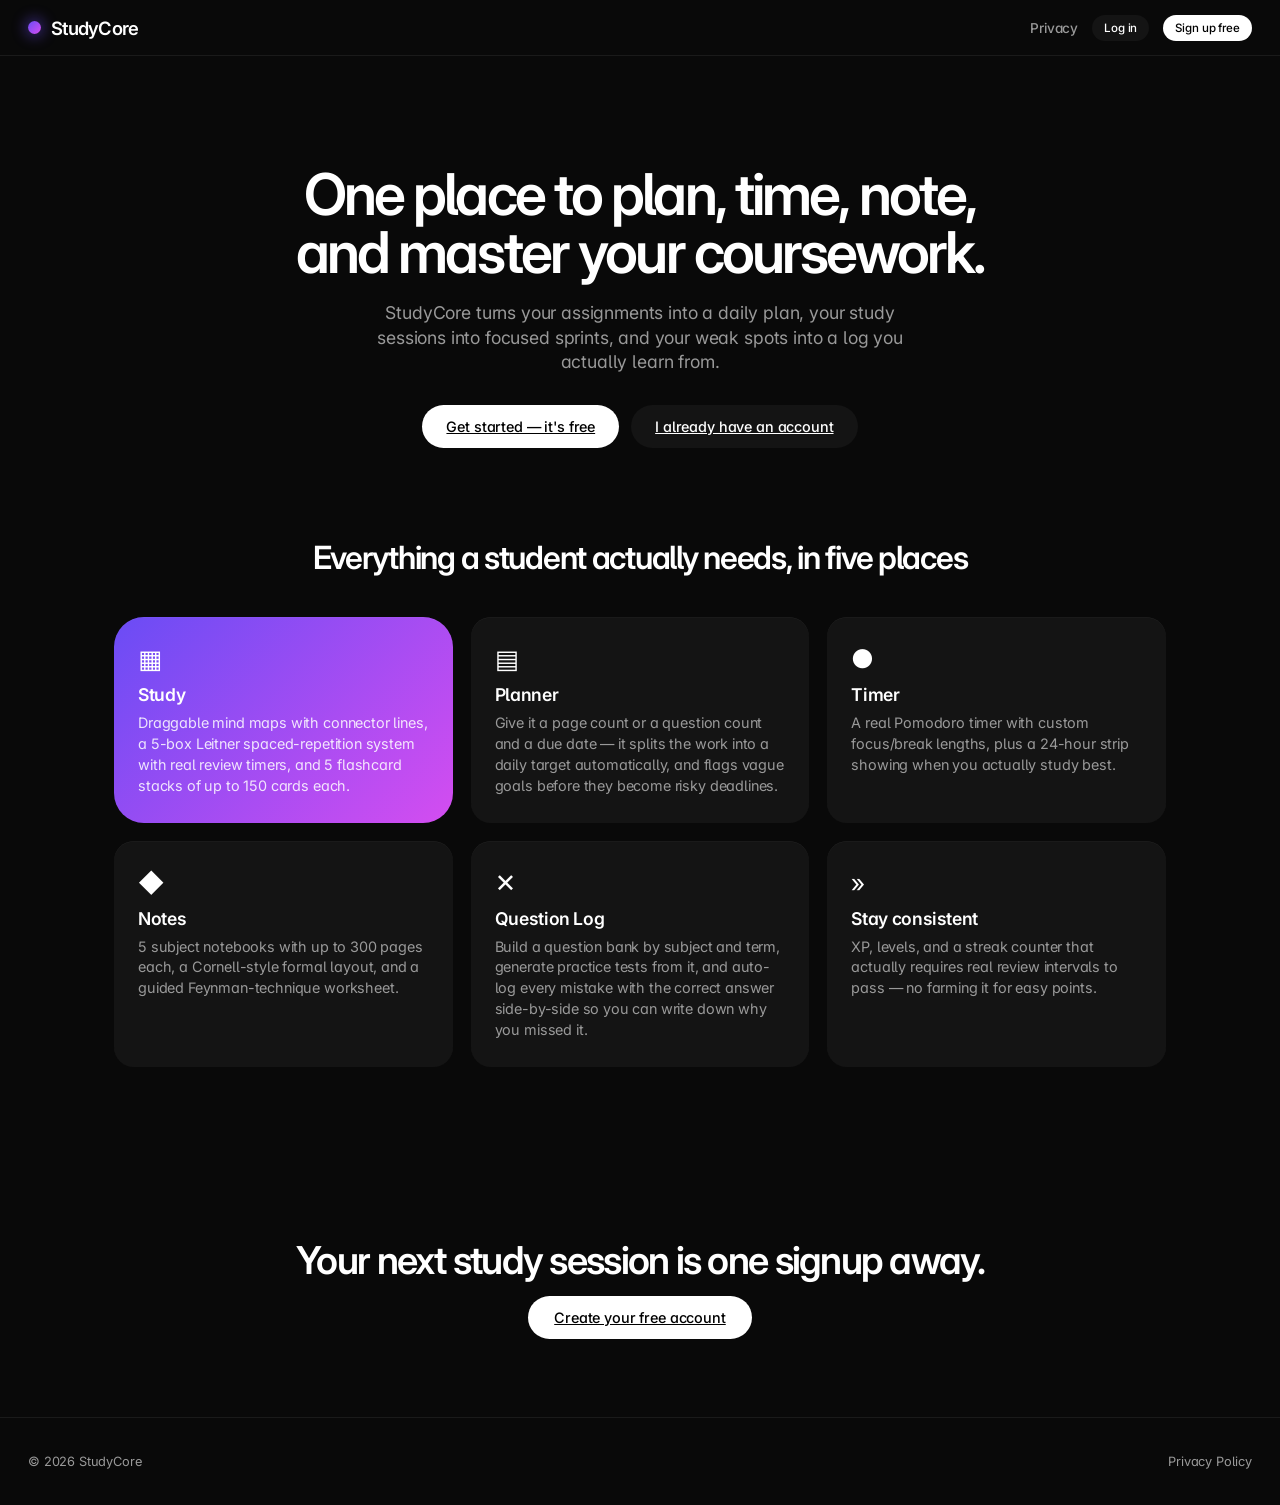
<file: index.html>
<!DOCTYPE html>
<html lang="en">
<head>
<meta charset="UTF-8">
<meta name="viewport" content="width=device-width, initial-scale=1.0">
<title>StudyCore — Plan, Time, Note, and Master Your Coursework</title>
<meta name="description" content="StudyCore is a free student time-management app: a deadline-splitting planner, a Pomodoro timer, paginated notebooks, flashcards, a mind map, a Leitner box system, and a question log with practice tests — all in one place.">
<link rel="preconnect" href="https://fonts.googleapis.com">
<link href="https://fonts.googleapis.com/css2?family=Inter:wght@400;500;600;700&display=swap" rel="stylesheet">
<link rel="stylesheet" href="styles.css?v=19">
<script async src="https://pagead2.googlesyndication.com/pagead/js/adsbygoogle.js?client=ca-pub-5483196886768719"
     crossorigin="anonymous"></script>
</head>
<body class="lp-body">

<header class="lp-nav halftone">
  <div class="brand"><span class="lamp"></span> StudyCore</div>
  <div class="lp-nav-links">
    <a href="privacy.html">Privacy</a>
    <a href="app.html" class="btn ghost small">Log in</a>
    <a href="app.html#signup" class="btn amber small">Sign up free</a>
  </div>
</header>

<section class="lp-hero">
  <h1>One place to plan, time, note, and master your coursework.</h1>
  <p class="lp-sub">StudyCore turns your assignments into a daily plan, your study sessions into focused sprints, and your weak spots into a log you actually learn from.</p>
  <div class="lp-cta-row">
    <a href="app.html#signup" class="btn amber">Get started — it's free</a>
    <a href="app.html" class="btn ghost">I already have an account</a>
  </div>
</section>

<section class="lp-features">
  <h2 class="lp-section-title">Everything a student actually needs, in five places</h2>

  <div class="lp-feature-grid">
    <div class="lp-feature-card">
      <div class="lp-feature-icon">▦</div>
      <h3>Study</h3>
      <p>Draggable mind maps with connector lines, a 5-box Leitner spaced-repetition system with real review timers, and 5 flashcard stacks of up to 150 cards each.</p>
    </div>
    <div class="lp-feature-card">
      <div class="lp-feature-icon">▤</div>
      <h3>Planner</h3>
      <p>Give it a page count or a question count and a due date — it splits the work into a daily target automatically, and flags vague goals before they become risky deadlines.</p>
    </div>
    <div class="lp-feature-card">
      <div class="lp-feature-icon">●</div>
      <h3>Timer</h3>
      <p>A real Pomodoro timer with custom focus/break lengths, plus a 24-hour strip showing when you actually study best.</p>
    </div>
    <div class="lp-feature-card">
      <div class="lp-feature-icon">◆</div>
      <h3>Notes</h3>
      <p>5 subject notebooks with up to 300 pages each, a Cornell-style formal layout, and a guided Feynman-technique worksheet.</p>
    </div>
    <div class="lp-feature-card">
      <div class="lp-feature-icon">✕</div>
      <h3>Question Log</h3>
      <p>Build a question bank by subject and term, generate practice tests from it, and auto-log every mistake with the correct answer side-by-side so you can write down why you missed it.</p>
    </div>
    <div class="lp-feature-card">
      <div class="lp-feature-icon">»</div>
      <h3>Stay consistent</h3>
      <p>XP, levels, and a streak counter that actually requires real review intervals to pass — no farming it for easy points.</p>
    </div>
  </div>
</section>

<section class="lp-final-cta halftone">
  <h2>Your next study session is one signup away.</h2>
  <a href="app.html#signup" class="btn amber">Create your free account</a>
</section>

<footer class="lp-footer halftone">
  <span>© <span id="lpYear"></span> StudyCore</span>
  <a href="privacy.html">Privacy Policy</a>
</footer>

<script>document.getElementById('lpYear').textContent = new Date().getFullYear();</script>
</body>
</html>
</file>
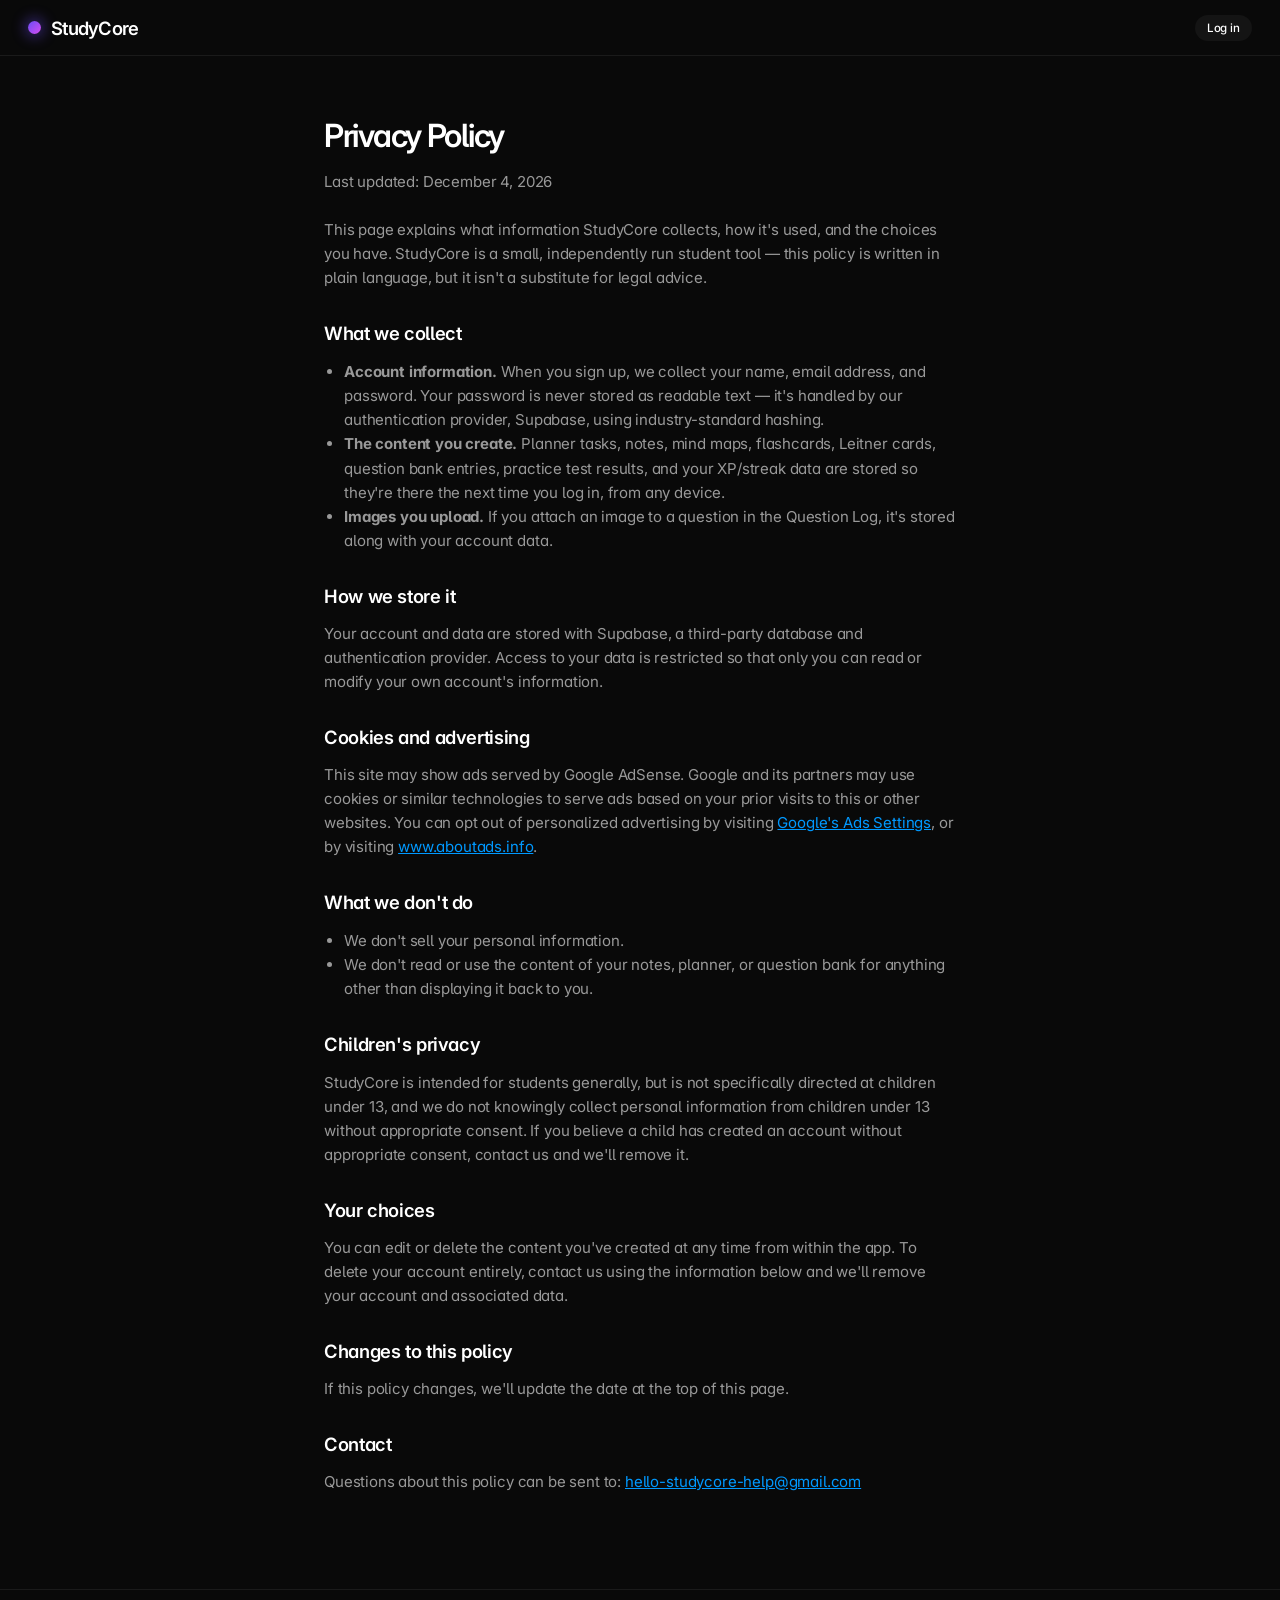
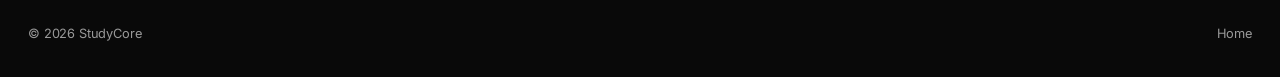
<file: privacy.html>
<!DOCTYPE html>
<html lang="en">
<head>
<meta charset="UTF-8">
<meta name="viewport" content="width=device-width, initial-scale=1.0">
<title>Privacy Policy — StudyCore</title>
<link rel="preconnect" href="https://fonts.googleapis.com">
<link href="https://fonts.googleapis.com/css2?family=Inter:wght@400;500;600;700&display=swap" rel="stylesheet">
<link rel="stylesheet" href="styles.css?v=19">
<script async src="https://pagead2.googlesyndication.com/pagead/js/adsbygoogle.js?client=ca-pub-5483196886768719"
     crossorigin="anonymous"></script>
</head>
<body class="lp-body">

<header class="lp-nav halftone">
  <a href="index.html" class="brand" style="text-decoration:none;color:var(--text);"><span class="lamp"></span> StudyCore</a>
  <div class="lp-nav-links">
    <a href="app.html" class="btn ghost small">Log in</a>
  </div>
</header>

<section class="lp-legal">
  <h1>Privacy Policy</h1>
  <p class="lp-updated">Last updated: <span id="lpDate"></span></p>

  <p>This page explains what information StudyCore collects, how it's used, and the choices you have. StudyCore is a small, independently run student tool — this policy is written in plain language, but it isn't a substitute for legal advice.</p>

  <h2>What we collect</h2>
  <ul>
    <li><strong>Account information.</strong> When you sign up, we collect your name, email address, and password. Your password is never stored as readable text — it's handled by our authentication provider, Supabase, using industry-standard hashing.</li>
    <li><strong>The content you create.</strong> Planner tasks, notes, mind maps, flashcards, Leitner cards, question bank entries, practice test results, and your XP/streak data are stored so they're there the next time you log in, from any device.</li>
    <li><strong>Images you upload.</strong> If you attach an image to a question in the Question Log, it's stored along with your account data.</li>
  </ul>

  <h2>How we store it</h2>
  <p>Your account and data are stored with Supabase, a third-party database and authentication provider. Access to your data is restricted so that only you can read or modify your own account's information.</p>

  <h2>Cookies and advertising</h2>
  <p>This site may show ads served by Google AdSense. Google and its partners may use cookies or similar technologies to serve ads based on your prior visits to this or other websites. You can opt out of personalized advertising by visiting <a href="https://adssettings.google.com" target="_blank" rel="noopener">Google's Ads Settings</a>, or by visiting <a href="https://www.aboutads.info/choices" target="_blank" rel="noopener">www.aboutads.info</a>.</p>

  <h2>What we don't do</h2>
  <ul>
    <li>We don't sell your personal information.</li>
    <li>We don't read or use the content of your notes, planner, or question bank for anything other than displaying it back to you.</li>
  </ul>

  <h2>Children's privacy</h2>
  <p>StudyCore is intended for students generally, but is not specifically directed at children under 13, and we do not knowingly collect personal information from children under 13 without appropriate consent. If you believe a child has created an account without appropriate consent, contact us and we'll remove it.</p>

  <h2>Your choices</h2>
  <p>You can edit or delete the content you've created at any time from within the app. To delete your account entirely, contact us using the information below and we'll remove your account and associated data.</p>

  <h2>Changes to this policy</h2>
  <p>If this policy changes, we'll update the date at the top of this page.</p>

  <h2>Contact</h2>
  <p>Questions about this policy can be sent to: <a href="mailto:hello-studycore-help@gmail.com">hello-studycore-help@gmail.com</a></p>
</section>

<footer class="lp-footer halftone">
  <span>© <span id="lpYear"></span> StudyCore</span>
  <a href="index.html">Home</a>
</footer>

<script>
  document.getElementById('lpYear').textContent = new Date().getFullYear();
  document.getElementById('lpDate').textContent = new Date().toLocaleDateString('en-US', {year:'numeric', month:'long', day:'numeric'});
</script>
</body>
</html>
</file>
<file: styles.css>
/* ============================================================
   StudyCore — "Dark Artboard" redesign (Framer design analysis)
   Near-black canvas, white display type with negative tracking,
   white pill CTAs, charcoal surface-1/surface-2 cards, one blue
   accent reserved for links/focus/selection, and a scarce
   gradient family (violet/magenta/orange/coral) as atmosphere.
   Dark-only by spec — the dark-mode toggle is hidden and inert.
   Variable NAMES kept from before so existing rules inherit.
   ============================================================ */
:root{
  --bg:#090909;              /* canvas */
  --surface:#141414;         /* surface-1 */
  --surface2:#1c1c1c;        /* surface-2 */
  --paper:#141414;           /* card fill = surface-1 */
  --paper-line:#262626;      /* hairline */
  --hairline-soft:#1a1a1a;
  --ink:#ffffff;             /* primary text */
  --text:#ffffff;
  --text-dim:#999999;        /* ink-muted — the ONLY secondary gray */
  --accent:#0099ff;          /* single chromatic accent: links/focus/selection */
  --amber:#ffffff;           /* legacy name: primary CTA is now the WHITE pill */
  --blue:#1c1c1c;            /* legacy .btn.blue -> surface-2 pill */
  --green:#22c55e;           /* semantic success (glyph/text, not surface) */
  --red:#ff5577;             /* semantic negative (coral, text-first) */
  --purple:#6a4cf5;          /* gradient violet */
  --g-magenta:#d44df0; --g-violet:#6a4cf5; --g-orange:#ff7a3d; --g-coral:#ff5577;
  --carbon:#090909; --canvas:#141414; --canvas-soft:#999999; --chrome-indigo:#262626;
  --nav-gold:#ffffff; --signal:#ffffff; --lavender:#1c1c1c; --hairline:#262626;
  --radius:20px;
  font-size:16px;
}
*{box-sizing:border-box;}
html,body{margin:0;padding:0;background:var(--bg);color:var(--text);
  font-family:'Inter',system-ui,sans-serif;font-feature-settings:"cv05","cv11";letter-spacing:-.01em;}
h1,h2,h3{font-family:'Inter',system-ui,sans-serif;margin:0 0 .4em 0;font-weight:600;letter-spacing:-.03em;color:var(--ink);}
button{font-family:'Inter',system-ui,sans-serif;cursor:pointer;}
.mono{font-family:'Inter',system-ui,sans-serif;font-variant-numeric:tabular-nums;letter-spacing:.02em;}
.halftone{} /* retired texture from previous theme — kept as no-op so HTML doesn't need edits */

/* theme: dark is the default; the settings toggle switches on the light
   (cream / blue / white) theme below */

/* ---------- AUTH OVERLAY ---------- */
#authOverlay{
  position:fixed;inset:0;background:
    radial-gradient(60% 50% at 70% 10%, rgba(106,76,245,.28) 0%, transparent 70%),
    radial-gradient(50% 40% at 15% 85%, rgba(212,77,240,.16) 0%, transparent 70%),
    var(--bg);
  display:flex;align-items:center;justify-content:center;z-index:1000;padding:20px;
}
.auth-card{
  width:380px;background:var(--surface);color:var(--ink);padding:32px 28px;border-radius:20px;
  box-shadow:inset 0 .5px 0 rgba(255,255,255,.1), 0 10px 30px rgba(0,0,0,.25);
}
.auth-brand{display:flex;align-items:center;gap:10px;font-size:1.6rem;font-weight:600;margin-bottom:6px;letter-spacing:-.05em;color:var(--ink);}
.auth-brand .lamp{width:13px;height:13px;border-radius:50%;background:linear-gradient(135deg,var(--g-violet),var(--g-magenta));box-shadow:0 0 16px 3px rgba(106,76,245,.5);}
.auth-sub{font-size:.85rem;color:var(--text-dim);margin-bottom:18px;}
.auth-tabs{display:flex;gap:4px;margin-bottom:18px;background:var(--bg);padding:4px;border-radius:100px;}
.auth-tab{flex:1;border:none;background:transparent;padding:9px 0;font-weight:500;font-size:.82rem;color:var(--text-dim);border-radius:100px;}
.auth-tab.active{background:var(--surface2);color:var(--ink);}
.auth-form{display:flex;flex-direction:column;gap:10px;}
.auth-form input{padding:11px 14px;border:1px solid var(--paper-line);border-radius:10px;font-size:.9rem;background:var(--surface);color:var(--ink);}
.auth-form input:focus{outline:none;box-shadow:0 0 0 1px rgba(0,153,255,.55);}
.auth-error{font-size:.78rem;color:var(--red);min-height:1em;}
.auth-strength{font-size:.72rem;color:var(--text-dim);}
#authOverlay .tip{margin-top:14px;}
.lock-note{display:flex;gap:8px;align-items:flex-start;font-size:.75rem;color:var(--text-dim);margin-top:14px;line-height:1.4;}

/* ---------- TOP BAR ---------- */
.topbar{
  display:flex;align-items:center;justify-content:space-between;
  padding:10px 24px;background:var(--bg);min-height:56px;
  border-bottom:1px solid var(--hairline-soft);position:sticky;top:0;z-index:50;
}
.brand{display:flex;align-items:center;gap:10px;font-size:1.15rem;font-weight:600;color:var(--ink);letter-spacing:-.04em;}
.brand .lamp{
  width:13px;height:13px;border-radius:50%;background:linear-gradient(135deg,var(--g-violet),var(--g-magenta));
  box-shadow:0 0 14px 3px rgba(106,76,245,.45);animation:glow 2.6s ease-in-out infinite;
}
@keyframes glow{0%,100%{opacity:.75}50%{opacity:1}}
.stats{display:flex;align-items:center;gap:16px;}
.stat-block{display:flex;align-items:center;gap:8px;font-size:.85rem;color:var(--text-dim);font-variant-numeric:tabular-nums;}
.level-pill{background:#fff;color:#000;font-weight:600;padding:4px 12px;border-radius:100px;font-size:.78rem;font-variant-numeric:tabular-nums;}
.xpbar-wrap{width:130px;height:6px;background:var(--surface2);border-radius:100px;overflow:hidden;}
.xpbar-fill{height:100%;background:linear-gradient(90deg,var(--g-violet),var(--g-magenta));width:0%;transition:width .4s;border-radius:100px;}
.streak{display:flex;align-items:center;gap:4px;color:var(--ink);font-weight:600;font-variant-numeric:tabular-nums;}
.userbox{display:flex;align-items:center;gap:10px;border-left:1px solid var(--hairline-soft);padding-left:14px;font-size:.85rem;}
.userbox button{background:var(--surface);border:none;color:var(--ink);padding:8px 14px;font-size:.78rem;font-weight:500;border-radius:100px;}
.userbox button:hover{background:var(--surface2);}

/* ---------- TABS (nav pills) ---------- */
.tabs{display:flex;gap:4px;padding:8px 24px;background:var(--bg);border-bottom:1px solid var(--hairline-soft);overflow-x:auto;}
.tab{
  background:transparent;color:var(--text-dim);border:none;white-space:nowrap;
  padding:8px 14px;font-size:.82rem;font-weight:500;border-radius:100px;transition:.15s;
}
.tab:hover{color:var(--ink);}
.tab.active{background:var(--surface2);color:var(--ink);}

main{background:var(--bg);min-height:80vh;padding:34px 28px 70px;color:var(--ink);}
.panel{display:none;max-width:1180px;margin:0 auto;}
.panel.active{display:block;}

/* ---------- CARD (surface-1, 20px radius) ---------- */
.card{
  background:var(--surface);border:1px solid var(--hairline-soft);border-radius:20px;
  padding:22px 24px;margin-bottom:18px;
  box-shadow:inset 0 .5px 0 rgba(255,255,255,.06);
}
.card h2{font-size:1.25rem;font-weight:600;letter-spacing:-.035em;margin-bottom:12px;color:var(--ink);}
.card h3{font-size:.95rem;color:var(--ink);font-weight:600;letter-spacing:-.02em;}
.tip{background:var(--surface2);border-left:3px solid var(--text-dim);border-radius:0 10px 10px 0;padding:10px 14px;font-size:.88rem;color:#c9c9c9;margin:10px 0;}
.tip.risk{border-left-color:var(--red);color:#ffb3bc;}
.tip.good{border-left-color:var(--green);color:#9adaa8;}
label{display:block;font-size:.75rem;font-weight:500;color:var(--text-dim);margin:10px 0 4px;letter-spacing:-.01em;}
input,select,textarea{width:100%;padding:10px 14px;border:1px solid var(--paper-line);border-radius:10px;
  font-family:'Inter',system-ui,sans-serif;font-size:.92rem;background:var(--surface);color:var(--ink);}
input:focus,select:focus,textarea:focus{outline:none;box-shadow:0 0 0 1px rgba(0,153,255,.55);}
textarea{resize:vertical;}
.row{display:flex;gap:14px;flex-wrap:wrap;}
.row > div{flex:1;min-width:160px;}
a{color:var(--accent);}

/* ---------- BUTTONS (pills only) ---------- */
.btn{border:none;padding:10px 16px;font-weight:500;font-size:.82rem;letter-spacing:-.01em;border-radius:100px;
  background:var(--surface);color:var(--ink);transition:.15s;}
.btn:hover{background:var(--surface2);}
.btn.amber{background:#fff;color:#000;}            /* primary CTA: white pill */
.btn.amber:hover{background:#e9e9e9;}
.btn.blue{background:var(--surface2);color:var(--ink);}
.btn.green{background:#12271a;color:#4ade80;}
.btn.red{background:#2a1518;color:#ff8896;}
.btn.ghost{background:var(--surface);color:var(--ink);}
.btn.ghost.active{background:var(--surface2);color:var(--ink);box-shadow:0 0 0 1px rgba(0,153,255,.55);}
.btn.small{padding:6px 12px;font-size:.72rem;}
.pillgroup{display:flex;gap:8px;margin:10px 0;flex-wrap:wrap;}
.pill-toggle{border:none;background:transparent;border-radius:100px;padding:8px 16px;font-size:.78rem;font-weight:500;color:var(--text-dim);}
.pill-toggle.active{background:var(--surface2);color:var(--ink);}
.pill-toggle.active.rec{background:#12271a;color:#4ade80;}
.pill-toggle.active.risk{background:#2a1518;color:#ff8896;}

.task{border:1px solid var(--hairline-soft);border-radius:15px;padding:14px 16px;margin-bottom:12px;background:var(--surface2);}
.task-head{display:flex;justify-content:space-between;align-items:flex-start;gap:10px;}
.task-title{font-weight:600;font-size:1rem;letter-spacing:-.02em;}
.badge{font-size:.66rem;font-weight:500;padding:3px 10px;border-radius:100px;}
.badge.flex-low{background:#2a1518;color:#ff8896;}
.badge.flex-mid{background:#2b2312;color:#e8c05a;}
.badge.flex-high{background:#12271a;color:#4ade80;}
.daily-table{width:100%;border-collapse:collapse;margin-top:10px;font-size:.82rem;}
.daily-table th{color:var(--text-dim);font-size:.7rem;font-weight:500;letter-spacing:-.01em;}
.daily-table th,.daily-table td{border-bottom:1px solid var(--hairline-soft);padding:6px;text-align:left;}
.daily-table tr.done td{color:#5c5c5c;text-decoration:line-through;}
details summary{cursor:pointer;font-size:.8rem;color:var(--accent);font-weight:500;margin-top:8px;}

.timer-wrap{display:flex;gap:30px;flex-wrap:wrap;align-items:flex-start;}
.timer-display{width:230px;height:230px;border-radius:50%;border:1px solid var(--paper-line);display:flex;align-items:center;justify-content:center;flex-direction:column;
  background:radial-gradient(circle at 32% 22%, rgba(106,76,245,.18), transparent 60%), var(--surface);color:var(--ink);
  box-shadow:inset 0 .5px 0 rgba(255,255,255,.08), 0 10px 30px rgba(0,0,0,.25);}
.timer-display .time{font-size:3rem;font-weight:600;letter-spacing:-.04em;font-variant-numeric:tabular-nums;}
.timer-display .mode{font-size:.75rem;letter-spacing:.12em;text-transform:uppercase;color:var(--text-dim);}
.schedule-strip{display:flex;width:100%;height:26px;overflow:hidden;margin-top:8px;position:relative;border-radius:100px;background:var(--surface2);}
.schedule-strip .seg{flex:1;}
.seg.good{background:#1d3a28;}
.seg.risky{background:#3a1d22;}
.seg.neutral{background:var(--surface2);}
.now-marker{position:absolute;top:0;width:2px;height:26px;background:var(--accent);}
.legend{display:flex;gap:14px;font-size:.75rem;margin-top:6px;flex-wrap:wrap;color:var(--text-dim);}
.legend span{display:flex;align-items:center;gap:5px;}
.dot{width:10px;height:10px;border-radius:50%;display:inline-block;}

.subtabs{display:flex;gap:4px;margin-bottom:14px;}
.subtab{border:none;background:transparent;border-radius:100px;padding:8px 16px;font-size:.78rem;font-weight:500;color:var(--text-dim);}
.subtab.active{background:var(--surface2);color:var(--ink);}

.note-controls{display:flex;gap:12px;margin-bottom:10px;flex-wrap:wrap;}
.note-controls > div{flex:1;min-width:140px;}
/* ---- Note page (contenteditable, fixed footprint per your requirement —
   images resize/reposition WITHIN it, the page itself never grows) ---- */
.note-page{
  height:460px; overflow-y:auto; padding:14px 16px; border:1px solid var(--paper-line);
  border-radius:10px; background:var(--surface); color:var(--ink); font-size:1rem; line-height:1.5;
}
.note-page:empty:before{ content:attr(data-placeholder); color:var(--text-dim); }
.note-page:focus{ outline:none; box-shadow:0 0 0 1px rgba(0,153,255,.55); }
/* an inserted image sits in its own non-editable block so typing/backspace
   treats it as one atomic unit instead of mangling it character by character */
.note-img-wrap{
  resize:both; overflow:hidden; width:220px; height:160px; min-width:60px; min-height:50px; max-width:100%;
  margin:4px 12px 8px 0; border-radius:8px; border:1px solid var(--paper-line); position:relative; cursor:grab;
}
.note-img-wrap.align-left{ float:left; }
.note-img-wrap.align-right{ float:right; margin:4px 0 8px 12px; }
.note-img-wrap img{ width:100%; height:100%; object-fit:contain; display:block; background:#000; pointer-events:none; }
.note-img-toolbar{
  position:absolute; top:4px; right:4px; display:none; gap:4px; background:rgba(0,0,0,.7); border-radius:6px; padding:3px;
}
.note-img-wrap:hover .note-img-toolbar, .note-img-wrap.selected .note-img-toolbar{ display:flex; }
.note-img-toolbar button{
  border:none; background:var(--surface2); color:var(--ink); font-size:.65rem; padding:3px 6px; border-radius:4px; cursor:pointer;
}
.note-img-toolbar button:hover{ background:var(--accent); color:#fff; }
.formal-grid{display:grid;grid-template-columns:230px 1fr;grid-template-rows:auto auto;grid-template-areas:"terms notes" "summary summary";gap:14px;}
.formal-grid textarea{min-height:300px;}
#formalTerms{grid-area:terms;min-height:300px;}
#formalNotes{grid-area:notes;}
#formalSummary{grid-area:summary;min-height:90px;}
.feynman-grid{display:grid;grid-template-columns:1fr 1fr;gap:14px;}
.feynman-grid textarea{min-height:90px;}

#mindmapViewport{
  width:100%;height:480px;overflow:auto;border:1px solid var(--paper-line);border-radius:15px;background:#0d0d0d;
}
#mindmapCanvas{
  position:relative;width:2400px;height:1400px;background:
  repeating-linear-gradient(0deg,transparent,transparent 27px,#161616 28px),
  repeating-linear-gradient(90deg,transparent,transparent 27px,#161616 28px);
  background-color:#0d0d0d;
}
.map-lines{position:absolute;top:0;left:0;width:100%;height:100%;pointer-events:none;}
.bubble{position:absolute;min-width:110px;max-width:180px;padding:10px 14px;border-radius:15px;font-size:.82rem;font-weight:500;text-align:center;cursor:grab;user-select:none;
  box-shadow:inset 0 .5px 0 rgba(255,255,255,.12), 0 6px 18px rgba(0,0,0,.35);line-height:1.3;color:#fff;}
/* bubble fills are dark gradient-family tints set in JS; text stays white */
body.dark-mode .bubble{color:#fff;}
.bubble.selected{outline:none;box-shadow:0 0 0 2px var(--accent), 0 6px 18px rgba(0,0,0,.35);}
.bubble .del{position:absolute;top:-8px;right:-8px;width:18px;height:18px;border-radius:50%;background:#fff;color:#000;font-size:11px;line-height:18px;text-align:center;display:none;}
.bubble:hover .del{display:block;}

.boxes-wrap{display:flex;gap:12px;overflow-x:auto;padding-bottom:6px;}
.box-col{flex:1;min-width:170px;background:var(--surface2);border:1px solid var(--hairline-soft);border-radius:15px;padding:12px;}
.box-col h4{margin:0 0 4px;font-size:.82rem;font-weight:600;color:var(--ink);letter-spacing:-.01em;}
.box-col .interval{font-size:.7rem;color:var(--text-dim);margin-bottom:8px;}
.lcard{background:var(--surface);border:1px solid var(--hairline-soft);border-radius:10px;padding:9px;margin-bottom:8px;font-size:.8rem;}
.lcard.due{border-color:rgba(0,153,255,.5);}
.lcard .actions{display:flex;gap:6px;margin-top:6px;}
.lcard .actions button:disabled{opacity:.35;cursor:not-allowed;}
.lcard .wait{font-size:.68rem;color:var(--text-dim);margin-top:4px;font-weight:500;}

.subject-tabs{display:flex;gap:4px;flex-wrap:wrap;margin-bottom:12px;}
.subject-tabs button{border:none;background:transparent;border-radius:100px;padding:7px 14px;font-size:.75rem;font-weight:500;color:var(--text-dim);}
.subject-tabs button.active{background:var(--surface2);color:var(--ink);}
.page-nav{display:flex;align-items:center;gap:6px;}
.page-nav input[type="number"]{width:60px;text-align:center;padding:6px;}

.flip-card{
  position:relative;max-width:460px;margin:0 auto;min-height:160px;border:1px solid var(--paper-line);border-radius:20px;
  padding:26px 20px;background:var(--surface2);display:flex;align-items:center;justify-content:center;
  text-align:center;font-size:1.02rem;cursor:pointer;
  box-shadow:inset 0 .5px 0 rgba(255,255,255,.08), 0 10px 30px rgba(0,0,0,.25);
}
.flip-card .side-label{position:absolute;top:10px;left:16px;font-size:.62rem;text-transform:uppercase;letter-spacing:.1em;color:var(--text-dim);font-weight:500;}
.flash-nav{display:flex;justify-content:center;align-items:center;gap:10px;margin-top:12px;}
.flash-meta{text-align:center;font-size:.78rem;color:var(--text-dim);margin-top:6px;}
.flash-empty{text-align:center;color:var(--text-dim);font-size:.85rem;padding:30px 0;}

#toastContainer{position:fixed;bottom:18px;right:18px;display:flex;flex-direction:column;gap:8px;z-index:999;}
.toast{background:var(--surface2);color:var(--ink);border-radius:10px;padding:11px 16px;font-size:.85rem;max-width:280px;
  box-shadow:inset 0 .5px 0 rgba(255,255,255,.1), 0 10px 30px rgba(0,0,0,.3);animation:slidein .25s ease-out;}
@keyframes slidein{from{transform:translateX(40px);opacity:0}to{transform:translateX(0);opacity:1}}

.qcard{border:1px solid var(--hairline-soft);border-radius:15px;padding:12px 14px;margin-bottom:10px;background:var(--surface2);}
.qcard-head{display:flex;justify-content:space-between;gap:10px;align-items:flex-start;}
.qcard-prompt{font-weight:600;font-size:.9rem;}
.qmeta{display:flex;gap:8px;align-items:center;margin-top:4px;flex-wrap:wrap;}
.qtype-badge{font-size:.64rem;font-weight:500;padding:2px 10px;border-radius:100px;background:var(--surface);color:var(--text-dim);}
.qdiff-badge{font-size:.64rem;font-weight:500;padding:2px 10px;border-radius:100px;background:#122233;color:#8ab8ff;}
.qcat-badge{font-size:.68rem;color:var(--text-dim);}
.qimg-thumb{max-width:140px;max-height:90px;margin-top:8px;display:block;border-radius:10px;border:1px solid var(--paper-line);}
.mcq-opt{display:flex;align-items:center;gap:8px;margin-bottom:8px;font-size:.88rem;}
.mcq-opt input[type="radio"]{width:auto;}
.test-progress{font-size:.8rem;color:var(--text-dim);margin-bottom:10px;font-weight:500;}
.test-q-img{max-width:100%;max-height:220px;margin:10px 0;display:block;border-radius:10px;}
.test-card{border:1px solid var(--hairline-soft);border-radius:20px;padding:18px 20px;background:var(--surface2);}
.test-nav{display:flex;justify-content:space-between;margin-top:14px;}
.mistake-card{border:1px solid var(--hairline-soft);border-radius:15px;padding:12px 14px;margin-bottom:10px;background:var(--surface2);border-left:3px solid var(--red);}
.answer-compare{display:flex;gap:18px;flex-wrap:wrap;margin:8px 0;font-size:.82rem;}
.answer-compare .wrong-ans{color:var(--red);font-weight:600;}
.answer-compare .right-ans{color:var(--green);font-weight:600;}
.pt-card{border:1px solid var(--hairline-soft);border-radius:15px;padding:12px 14px;margin-bottom:10px;background:var(--surface2);display:flex;justify-content:space-between;align-items:center;gap:12px;flex-wrap:wrap;}
.pt-card input{max-width:220px;}

/* ---------- PUBLIC LANDING & PRIVACY ---------- */
.lp-body{background:var(--bg);color:var(--ink);}
.lp-nav{
  display:flex;align-items:center;justify-content:space-between;padding:0 28px;height:56px;
  background:var(--bg);position:sticky;top:0;z-index:50;border-bottom:1px solid var(--hairline-soft);
}
.lp-nav .brand{color:var(--ink);}
.lp-nav-links{display:flex;align-items:center;gap:14px;}
.lp-nav-links a{color:var(--text-dim);text-decoration:none;font-size:.85rem;font-weight:500;}
.lp-nav-links a:hover{color:var(--ink);}
.lp-nav-links a.btn{color:inherit;}
.lp-nav-links a.btn.amber{color:#000;}

.lp-hero{max-width:820px;margin:0 auto;text-align:center;padding:110px 24px 60px;}
.lp-hero h1{font-size:3.6rem;line-height:1.0;margin-bottom:20px;font-weight:600;letter-spacing:-.05em;color:var(--ink);}
.lp-sub{font-size:1.1rem;color:var(--text-dim);max-width:560px;margin:0 auto 30px;line-height:1.4;}
.lp-cta-row{display:flex;gap:12px;justify-content:center;flex-wrap:wrap;}
.lp-cta-row .btn{padding:13px 24px;font-size:.9rem;}

.lp-features{max-width:1100px;margin:0 auto;padding:30px 24px 80px;}
.lp-section-title{text-align:center;font-size:2rem;margin-bottom:40px;font-weight:600;letter-spacing:-.04em;color:var(--ink);}
.lp-feature-grid{display:grid;grid-template-columns:repeat(3,1fr);gap:18px;}
.lp-feature-card{background:var(--surface);border-radius:20px;padding:26px 24px;box-shadow:inset 0 .5px 0 rgba(255,255,255,.06);}
/* signature: exactly one gradient spotlight card in the grid */
.lp-feature-grid .lp-feature-card:first-child{
  background:linear-gradient(135deg,var(--g-violet) 0%,var(--g-magenta) 100%);border-radius:30px;
}
.lp-feature-grid .lp-feature-card:first-child p{color:rgba(255,255,255,.85);}
.lp-feature-icon{font-size:1.6rem;margin-bottom:10px;color:var(--ink);}
.lp-feature-card h3{font-size:1.1rem;margin-bottom:8px;color:var(--ink);letter-spacing:-.02em;}
.lp-feature-card p{font-size:.9rem;color:var(--text-dim);line-height:1.45;margin:0;}

.lp-final-cta{
  background:var(--bg);color:var(--ink);
  text-align:center;padding:90px 24px;
}
.lp-final-cta h2{font-size:2.4rem;margin-bottom:24px;font-weight:600;letter-spacing:-.045em;}
.lp-final-cta .btn{padding:13px 26px;font-size:.9rem;}

.lp-footer{
  display:flex;justify-content:space-between;align-items:center;padding:36px 28px;
  background:var(--bg);color:var(--text-dim);font-size:.8rem;border-top:1px solid var(--hairline-soft);
}
.lp-footer a{color:var(--text-dim);text-decoration:none;}
.lp-footer a:hover{color:var(--ink);}

.lp-legal{max-width:680px;margin:0 auto;padding:60px 24px 80px;}
.lp-legal h1{font-size:2rem;color:var(--ink);letter-spacing:-.04em;}
.lp-legal h2{font-size:1.15rem;margin-top:32px;color:var(--ink);letter-spacing:-.02em;}
.lp-legal p, .lp-legal li{font-size:.94rem;line-height:1.6;color:var(--text-dim);}
.lp-legal ul{padding-left:20px;}
.lp-updated{font-size:.8rem;color:var(--text-dim);margin-bottom:24px;}

@media(max-width:760px){
  .lp-feature-grid{grid-template-columns:1fr;}
  .lp-hero h1{font-size:2.2rem;}
  .lp-nav-links{gap:8px;}
}
@media(max-width:720px){
  .timer-wrap{flex-direction:column;}
  .formal-grid,.feynman-grid{grid-template-columns:1fr;grid-template-areas:"terms" "notes" "summary";}
  .stats{gap:10px;}
  .xpbar-wrap{width:80px;}
  .userbox{padding-left:8px;}
}

/* ---------- LIGHT MODE (cream / blue / white) ----------
   Optional theme from Settings. Three-color system: cream page canvas,
   white cards, blue for structure/accents — echoing the earlier designs.
   Dark stays the default. */
body.light-mode{
  --bg:#F7F3E8;              /* cream canvas */
  --surface:#ffffff;         /* white cards */
  --surface2:#eef1f9;        /* pale blue-tinted raised surface */
  --paper:#ffffff;
  --paper-line:#c9d2e8;      /* soft blue hairline */
  --hairline-soft:#dde3f0;
  --ink:#1c2540;             /* deep blue-navy text */
  --text:#1c2540;
  --text-dim:#5a6a94;        /* muted blue secondary text */
  --accent:#2456c4;          /* blue accent for links/focus/selection */
  --purple:#3d4f97;
}
body.light-mode .btn{background:#eef1f9;color:var(--ink);}
body.light-mode .btn:hover{background:#dde3f0;}
body.light-mode .btn.amber{background:#2456c4;color:#fff;}   /* primary CTA: blue pill on light */
body.light-mode .btn.amber:hover{background:#1c469f;}
body.light-mode .btn.blue{background:#dde3f0;color:var(--ink);}
body.light-mode .btn.green{background:#e2ede4;color:#22532f;}
body.light-mode .btn.red{background:#f6dcdb;color:#7a2420;}
body.light-mode .btn.ghost{background:#eef1f9;color:var(--ink);}
body.light-mode .level-pill{background:#2456c4;color:#fff;}
body.light-mode .xpbar-wrap{background:#dde3f0;}
body.light-mode .userbox button,body.light-mode #accountBtn{background:#eef1f9;color:var(--ink);}
body.light-mode .userbox button:hover,body.light-mode #accountBtn:hover{background:#dde3f0;}
body.light-mode .tab{color:var(--text-dim);}
body.light-mode .tab.active{background:#2456c4;color:#fff;}
body.light-mode .pill-toggle.active,body.light-mode .subtab.active,body.light-mode .subject-tabs button.active,body.light-mode .auth-tab.active{background:#2456c4;color:#fff;}
body.light-mode .badge.flex-low{background:#f6dcdb;color:#7a2420;}
body.light-mode .badge.flex-mid{background:#fdf2dc;color:#5b430f;}
body.light-mode .badge.flex-high{background:#e2ede4;color:#22532f;}
body.light-mode .tip{background:#fdf6e3;border-left-color:#c9a53d;color:#5b430f;}
body.light-mode .tip.risk{background:#f6dcdb;border-left-color:#a7282b;color:#7a2420;}
body.light-mode .tip.good{background:#e2ede4;border-left-color:#2f7a44;color:#22532f;}
body.light-mode .seg.good{background:#9fd9af;}
body.light-mode .seg.risky{background:#ef9d99;}
body.light-mode .seg.neutral{background:#e4e0d2;}
body.light-mode .home-item{color:#3a4260;}
body.light-mode .daily-table tr.done td{color:#9a9a9a;}
body.light-mode #mindmapViewport{background:#fffdf6;}
body.light-mode #mindmapCanvas{background:
  repeating-linear-gradient(0deg,transparent,transparent 27px,#e8e2cd 28px),
  repeating-linear-gradient(90deg,transparent,transparent 27px,#e8e2cd 28px);
  background-color:#fffdf6;}
body.light-mode .bubble{color:#fff;}  /* bubble tints stay dark; white text still reads */
body.light-mode .cal-event{background:#fdf2dc;color:#5b430f;}
body.light-mode .cal-event.cal-ev-task{background:#e2ede4;color:#22532f;}
body.light-mode .cal-event.cal-ev-mistake{background:#f6dcdb;color:#7a2420;}
body.light-mode .cal-day.today{box-shadow:0 0 0 1px #2456c4;}
body.light-mode .toast{background:#1c2540;color:#fff;}
body.light-mode .timer-display{background:radial-gradient(circle at 32% 22%, rgba(36,86,196,.12), transparent 60%), #ffffff;}
body.light-mode .qdiff-badge{background:#e3eef8;color:#1c4a66;}
body.light-mode .search-dropdown{background:#ffffff;}
body.light-mode #authOverlay{background:
  radial-gradient(60% 50% at 70% 10%, rgba(36,86,196,.14) 0%, transparent 70%),
  #F7F3E8;}
/* legacy class from the pre-redesign toggle: keep inert */
body.dark-mode{}

/* ---------- SEARCH BAR ---------- */
.topbar-center{position:relative;flex:1;max-width:360px;margin:0 18px;}
.topbar-center input{padding:9px 14px;border:1px solid var(--paper-line);border-radius:100px;background:var(--surface);color:var(--ink);font-size:.85rem;width:100%;}
.topbar-center input:focus{outline:none;box-shadow:0 0 0 1px rgba(0,153,255,.55);}
.search-dropdown{
  position:absolute;top:calc(100% + 8px);left:0;right:0;background:var(--surface);border-radius:15px;
  border:1px solid var(--paper-line);max-height:280px;overflow-y:auto;z-index:200;display:none;
  box-shadow:0 10px 30px rgba(0,0,0,.4);
}
.search-dropdown.open{display:block;}
.search-result{padding:10px 14px;cursor:pointer;font-size:.83rem;border-bottom:1px solid var(--hairline-soft);color:var(--ink);}
.search-result:last-child{border-bottom:none;}
.search-result:hover{background:var(--surface2);}
.search-result .sr-type{font-size:.66rem;text-transform:uppercase;color:var(--accent);font-weight:500;letter-spacing:.04em;}

/* ---------- MODALS ---------- */
.modal-overlay{
  position:fixed;inset:0;background:rgba(0,0,0,.7);display:flex;align-items:center;justify-content:center;z-index:500;
}
.modal-card{
  background:var(--surface);color:var(--ink);border-radius:20px;padding:28px 26px;width:340px;
  box-shadow:inset 0 .5px 0 rgba(255,255,255,.1), 0 10px 30px rgba(0,0,0,.4);
  max-height:90vh;overflow-y:auto;position:relative;
}
.modal-close-x{
  position:absolute;top:10px;right:12px;background:none;border:none;font-size:1.4rem;line-height:1;
  cursor:pointer;color:var(--text-dim);padding:4px 8px;border-radius:100px;
}
.modal-close-x:hover{color:var(--ink);background:rgba(255,255,255,.08);}
/* Weekly Recap / Achievements keep the user-requested yellow treatment */
#weeklyRecapModal .modal-card, #achievementLogModal .modal-card{
  background:var(--surface); color:#FFDD55; border:1px solid rgba(255,221,85,.4);
}
#weeklyRecapModal .modal-card h2, #achievementLogModal .modal-card h2{ color:#FFDD55; }
#weeklyRecapModal .modal-card p, #achievementLogModal .modal-card p{ color:#d4b93d !important; }
#weeklyRecapModal .home-item, #achievementLogModal .home-item{ color:#FFDD55; border-bottom-color:var(--hairline-soft); }
#weeklyRecapModal .modal-close-x, #achievementLogModal .modal-close-x{ color:#d4b93d; }
#weeklyRecapModal .modal-close-x:hover, #achievementLogModal .modal-close-x:hover{ color:#FFDD55; background:rgba(255,255,255,.08); }
#weeklyRecapModal .btn.ghost, #achievementLogModal .btn.ghost{ background:transparent;border:1px solid rgba(255,221,85,.5); color:#FFDD55; }
.modal-card h2{margin-bottom:14px;font-size:1.2rem;font-weight:600;letter-spacing:-.03em;color:var(--ink);}
.modal-card label{display:block;font-size:.75rem;font-weight:500;color:var(--text-dim);margin:10px 0 4px;}
#accountBtn{background:var(--surface);border:none;color:var(--ink);padding:8px 14px;font-size:.78rem;font-weight:500;border-radius:100px;}
#accountBtn:hover{background:var(--surface2);}

/* ---------- TODAY / HOME ---------- */
.home-grid{display:grid;grid-template-columns:repeat(3,1fr);gap:16px;}
.home-card{min-height:120px;}
.home-card h3{font-size:.88rem;margin-bottom:10px;color:var(--ink);font-weight:600;letter-spacing:-.01em;}
.home-item{font-size:.82rem;padding:5px 0;border-bottom:1px solid var(--hairline-soft);color:#c9c9c9;}
.home-item:last-child{border-bottom:none;}
.home-empty{font-size:.8rem;color:var(--text-dim);font-style:normal;}

/* ---------- FRIENDS / LEADERBOARD ---------- */
.friend-row{display:flex;align-items:center;justify-content:space-between;padding:9px 0;border-bottom:1px solid var(--hairline-soft);font-size:.85rem;}
.lb-row{display:flex;align-items:center;gap:12px;padding:9px 12px;margin-bottom:6px;background:var(--surface2);border-radius:10px;font-size:.85rem;}
.lb-rank{font-weight:600;width:26px;color:var(--text-dim);font-variant-numeric:tabular-nums;}
.lb-name{flex:1;font-weight:500;}
.lb-xp{font-size:.82rem;color:var(--text-dim);font-variant-numeric:tabular-nums;}
.lb-row.lb-me{box-shadow:0 0 0 1px rgba(0,153,255,.55);}

/* ---------- CALENDAR ---------- */
.cal-nav{display:flex;align-items:center;gap:10px;margin-bottom:14px;}
.cal-grid{display:grid;grid-template-columns:repeat(7,1fr);gap:4px;}
.cal-day-label{text-align:center;font-size:.7rem;font-weight:500;color:var(--text-dim);padding:4px 0;}
.cal-day{
  min-height:68px;border:1px solid var(--hairline-soft);border-radius:10px;padding:6px 7px;cursor:pointer;
  background:var(--surface);transition:.1s;
}
.cal-day:hover{background:var(--surface2);}
.cal-day.today{box-shadow:0 0 0 1px rgba(255,255,255,.7);}
.cal-day.other-month{opacity:.35;}
.cal-day.selected{box-shadow:0 0 0 1px rgba(0,153,255,.7);background:var(--surface2);}
.cal-day-num{font-size:.75rem;font-weight:500;color:var(--text-dim);}
.cal-event{font-size:.62rem;background:#2b2312;color:#e8c05a;padding:1px 6px;border-radius:100px;margin-top:2px;font-weight:500;overflow:hidden;white-space:nowrap;text-overflow:ellipsis;}
.cal-event.cal-ev-task{background:#12271a;color:#4ade80;}
.cal-event.cal-ev-mistake{background:#2a1518;color:#ff8896;}
.cal-day-detail{background:var(--surface2);border-radius:15px;padding:16px 18px;margin-top:10px;}
.cal-day-detail h3{font-size:.95rem;margin-bottom:10px;color:var(--ink);}

.share-code-box{background:var(--surface);padding:12px;font-variant-numeric:tabular-nums;font-size:1rem;letter-spacing:.06em;word-break:break-all;border:1px solid var(--paper-line);border-radius:10px;}

@media(max-width:800px){
  .home-grid{grid-template-columns:1fr 1fr;}
  .topbar-center{max-width:180px;}
}
@media(max-width:550px){
  .home-grid{grid-template-columns:1fr;}
  .topbar-center{display:none;}
}

/* ============================================================
   THEME ACCENTS — Dark Galactic Purple (dark) / Blue (light)
   Appended last so the light-mode overrides always win.
   ============================================================ */

/* ---- DARK (default): galactic purple ---- */
#weeklyRecapBtn,#achievementLogBtn,#accountBtn,#logoutBtn{
  background:linear-gradient(145deg,#2b1656,#1c0e3d);color:#cbb8ff;
}
#weeklyRecapBtn:hover,#achievementLogBtn:hover,#accountBtn:hover,#logoutBtn:hover{
  background:linear-gradient(145deg,#38208a,#241245);color:#fff;
}
/* mind map bubbles — overrides the per-bubble inline color from saved data */
.bubble{
  background:linear-gradient(145deg,#2b1656,#1a0d38) !important;color:#e4dbff !important;
  box-shadow:inset 0 .5px 0 rgba(203,184,255,.25), 0 6px 18px rgba(0,0,0,.4);
}
/* Leitner boxes */
.box-col{background:linear-gradient(180deg,#1d1038,#160b2c);border-color:#35206b;}
.box-col h4{color:#cbb8ff;}
.lcard{background:#241245;border-color:#3a2570;}
.lcard.due{border-color:#7c5cff;}
/* Subject 1–5 pill tabs (mind map, notes, grades) */
.subject-tabs button{background:#241245;color:#b9a5f2;}
.subject-tabs button.active{background:#5b34b3;color:#fff;}
/* Weekly Recap / Achievements modal cards: galactic purple ground, yellow text kept */
#weeklyRecapModal .modal-card, #achievementLogModal .modal-card{
  background:linear-gradient(160deg,#1d0f3c,#12082a);
}

/* ---- LIGHT MODE: same elements in blue ---- */
body.light-mode #weeklyRecapBtn,body.light-mode #achievementLogBtn,
body.light-mode #accountBtn,body.light-mode #logoutBtn{
  background:linear-gradient(145deg,#2d63d9,#1c469f);color:#fff;
}
body.light-mode #weeklyRecapBtn:hover,body.light-mode #achievementLogBtn:hover,
body.light-mode #accountBtn:hover,body.light-mode #logoutBtn:hover{
  background:linear-gradient(145deg,#3a74ef,#2456c4);
}
body.light-mode .bubble{
  background:linear-gradient(145deg,#2d63d9,#173e8f) !important;color:#fff !important;
  box-shadow:inset 0 .5px 0 rgba(255,255,255,.3), 0 6px 18px rgba(28,58,130,.3);
}
/* the previously-purple brand marks go blue in light mode */
body.light-mode .brand .lamp,body.light-mode .auth-brand .lamp{
  background:linear-gradient(135deg,#2d63d9,#123a8a);
  box-shadow:0 0 14px 3px rgba(36,86,196,.5);
}
body.light-mode .xpbar-fill{background:linear-gradient(90deg,#2d63d9,#123a8a);}
/* timer digits blue in light mode */
body.light-mode .timer-display .time{color:#2456c4;}
/* light-mode Leitner + subject tabs return to light styling with blue accents */
body.light-mode .box-col{background:#eef1f9;border-color:#c9d2e8;}
body.light-mode .box-col h4{color:#2456c4;}
body.light-mode .lcard{background:#ffffff;border-color:#c9d2e8;}
body.light-mode .lcard.due{border-color:#2456c4;}
body.light-mode .subject-tabs button{background:#eef1f9;color:#5a6a94;}
body.light-mode .subject-tabs button.active{background:#2456c4;color:#fff;}
/* Weekly Recap / Achievements modals: deep navy ground in light mode, yellow text kept */
body.light-mode #weeklyRecapModal .modal-card, body.light-mode #achievementLogModal .modal-card{
  background:linear-gradient(160deg,#132a5c,#0c1c40);
}

/* ---- Daily Feedback star rating ---- */
.fb-stars{display:flex;gap:6px;font-size:1.8rem;cursor:pointer;}
.fb-star{color:var(--paper-line);transition:.1s;user-select:none;}
.fb-star:hover,.fb-star.on{color:#f5c518;}
body.light-mode .fb-star{color:#c9d2e8;}
body.light-mode .fb-star:hover,body.light-mode .fb-star.on{color:#f5b301;}

/* ============================================================
   MOBILE / TABLET — the app is laptop-first, but it has to be
   usable on the phone it'll actually get opened on.
   ============================================================ */
@media(max-width:900px){
  main{padding:18px 12px 60px;}
  .card{padding:16px 14px;border-radius:15px;}
  .row{gap:10px;}
  .row > div{min-width:130px;}
}
@media(max-width:680px){
  /* top bar: let it wrap into rows instead of crushing */
  .topbar{flex-wrap:wrap;gap:8px;padding:10px 12px;}
  .brand{font-size:1rem;order:1;flex:1;}
  .userbox{order:2;border-left:none;padding-left:0;gap:6px;}
  .topbar-center{order:4;flex-basis:100%;max-width:none;margin:0;display:block;}
  .stats{order:3;flex-basis:100%;justify-content:space-between;gap:8px;
    background:var(--surface);border-radius:100px;padding:6px 12px;}
  .xpbar-wrap{flex:1;width:auto;min-width:60px;}
  /* header buttons shrink to fit */
  #weeklyRecapBtn,#achievementLogBtn{font-size:.66rem;padding:6px 9px;}
  .brand #weeklyRecapBtn,.brand #achievementLogBtn{margin-left:4px;}
  #accountBtn,#logoutBtn{font-size:.7rem;padding:6px 10px;}

  /* tabs: horizontal scroll strip, no wrap, hide scrollbar */
  .tabs{padding:6px 12px;gap:6px;-webkit-overflow-scrolling:touch;scrollbar-width:none;}
  .tabs::-webkit-scrollbar{display:none;}
  .tab{padding:9px 13px;font-size:.8rem;}

  /* touch targets: 44px minimum per spec */
  .btn{padding:12px 16px;font-size:.8rem;}
  .btn.small{padding:9px 12px;font-size:.72rem;}
  .pill-toggle,.subtab,.subject-tabs button{padding:10px 14px;}
  input,select,textarea{padding:12px 14px;font-size:16px;} /* 16px stops iOS zoom-on-focus */

  /* single-column everything */
  .home-grid{grid-template-columns:1fr;}
  .timer-wrap{flex-direction:column;gap:18px;}
  .timer-display{width:190px;height:190px;margin:0 auto;}
  .timer-display .time{font-size:2.5rem;}
  .formal-grid,.feynman-grid{grid-template-columns:1fr;grid-template-areas:"terms" "notes" "summary";}
  #formalTerms{min-height:120px;}
  .formal-grid textarea{min-height:200px;}
  .note-page{height:280px;}

  /* mind map: shorter viewport so the page is still scrollable around it */
  #mindmapViewport{height:340px;}

  /* modals fill the screen properly */
  .modal-card{width:calc(100vw - 24px);max-width:400px;padding:22px 18px;max-height:86vh;}
  .auth-card{width:100%;max-width:400px;padding:24px 20px;}

  /* wide tables scroll instead of squashing */
  .daily-table,#gtOverviewTable{display:block;overflow-x:auto;white-space:nowrap;}

  /* leitner boxes: horizontal scroll strip */
  .boxes-wrap{gap:10px;}
  .box-col{min-width:150px;}

  /* calendar: keep 7 columns but compact */
  .cal-grid{gap:2px;}
  .cal-day{min-height:52px;padding:3px 4px;border-radius:6px;}
  .cal-day-num{font-size:.68rem;}
  .cal-event{font-size:.55rem;padding:1px 4px;}

  .flip-card{min-height:140px;padding:22px 16px;font-size:.95rem;}
  .lp-hero{padding:60px 18px 40px;}
  .lp-hero h1{font-size:1.9rem;}
  .lp-footer{flex-direction:column;gap:10px;text-align:center;}
}
@media(max-width:420px){
  .stats{font-size:.75rem;}
  .level-pill{padding:3px 9px;font-size:.7rem;}
  .cal-day{min-height:44px;}
  .cal-day-label{font-size:.6rem;}
  .timer-display{width:165px;height:165px;}
  .timer-display .time{font-size:2.1rem;}
}

/* ---- Class bell schedule: visual timeline ---- */
.schedule-timeline{
  position:relative; height:56px; background:var(--surface2); border-radius:10px;
  overflow:hidden; border:1px solid var(--paper-line);
}
.tl-block{
  position:absolute; top:0; height:100%; display:flex; align-items:center; justify-content:center;
  overflow:hidden; border-right:1px solid rgba(0,0,0,.35); transition:filter .15s;
}
.tl-block.period{ background:linear-gradient(180deg, var(--g-violet), var(--g-magenta)); }
.tl-block.bell{ background:var(--paper-line); opacity:.6; }
.tl-block.current{ filter:brightness(1.25); box-shadow:inset 0 0 0 2px #fff; }
.tl-block .tl-label{
  font-size:.68rem; font-weight:600; color:#fff; padding:0 6px; white-space:nowrap;
  overflow:hidden; text-overflow:ellipsis; pointer-events:none;
}
.tl-now-marker{
  position:absolute; top:-4px; bottom:-4px; width:2px; background:#fff;
  box-shadow:0 0 6px 1px rgba(255,255,255,.8); z-index:5;
}
.tl-now-dot{
  position:absolute; top:-4px; width:8px; height:8px; margin-left:-3px; border-radius:50%;
  background:#fff; box-shadow:0 0 6px 2px rgba(255,255,255,.7); z-index:6;
}
body.light-mode .tl-block.bell{ background:#c9d2e8; }
body.light-mode .tl-now-marker,body.light-mode .tl-now-dot{ background:#1c2540; box-shadow:0 0 6px 1px rgba(28,37,64,.5); }

/* ---- schedule editor: card rows instead of plain text rows ---- */
.sched-row{
  display:flex; align-items:center; gap:10px; padding:8px 10px; margin-bottom:6px;
  background:var(--surface2); border-radius:10px; font-size:.85rem;
}
.sched-row .sched-icon{ font-size:1rem; width:20px; text-align:center; }
.sched-row .sched-name{ flex:1; font-weight:600; }
.sched-row .sched-time{ color:#999; font-variant-numeric:tabular-nums; font-size:.8rem; }
</file>
